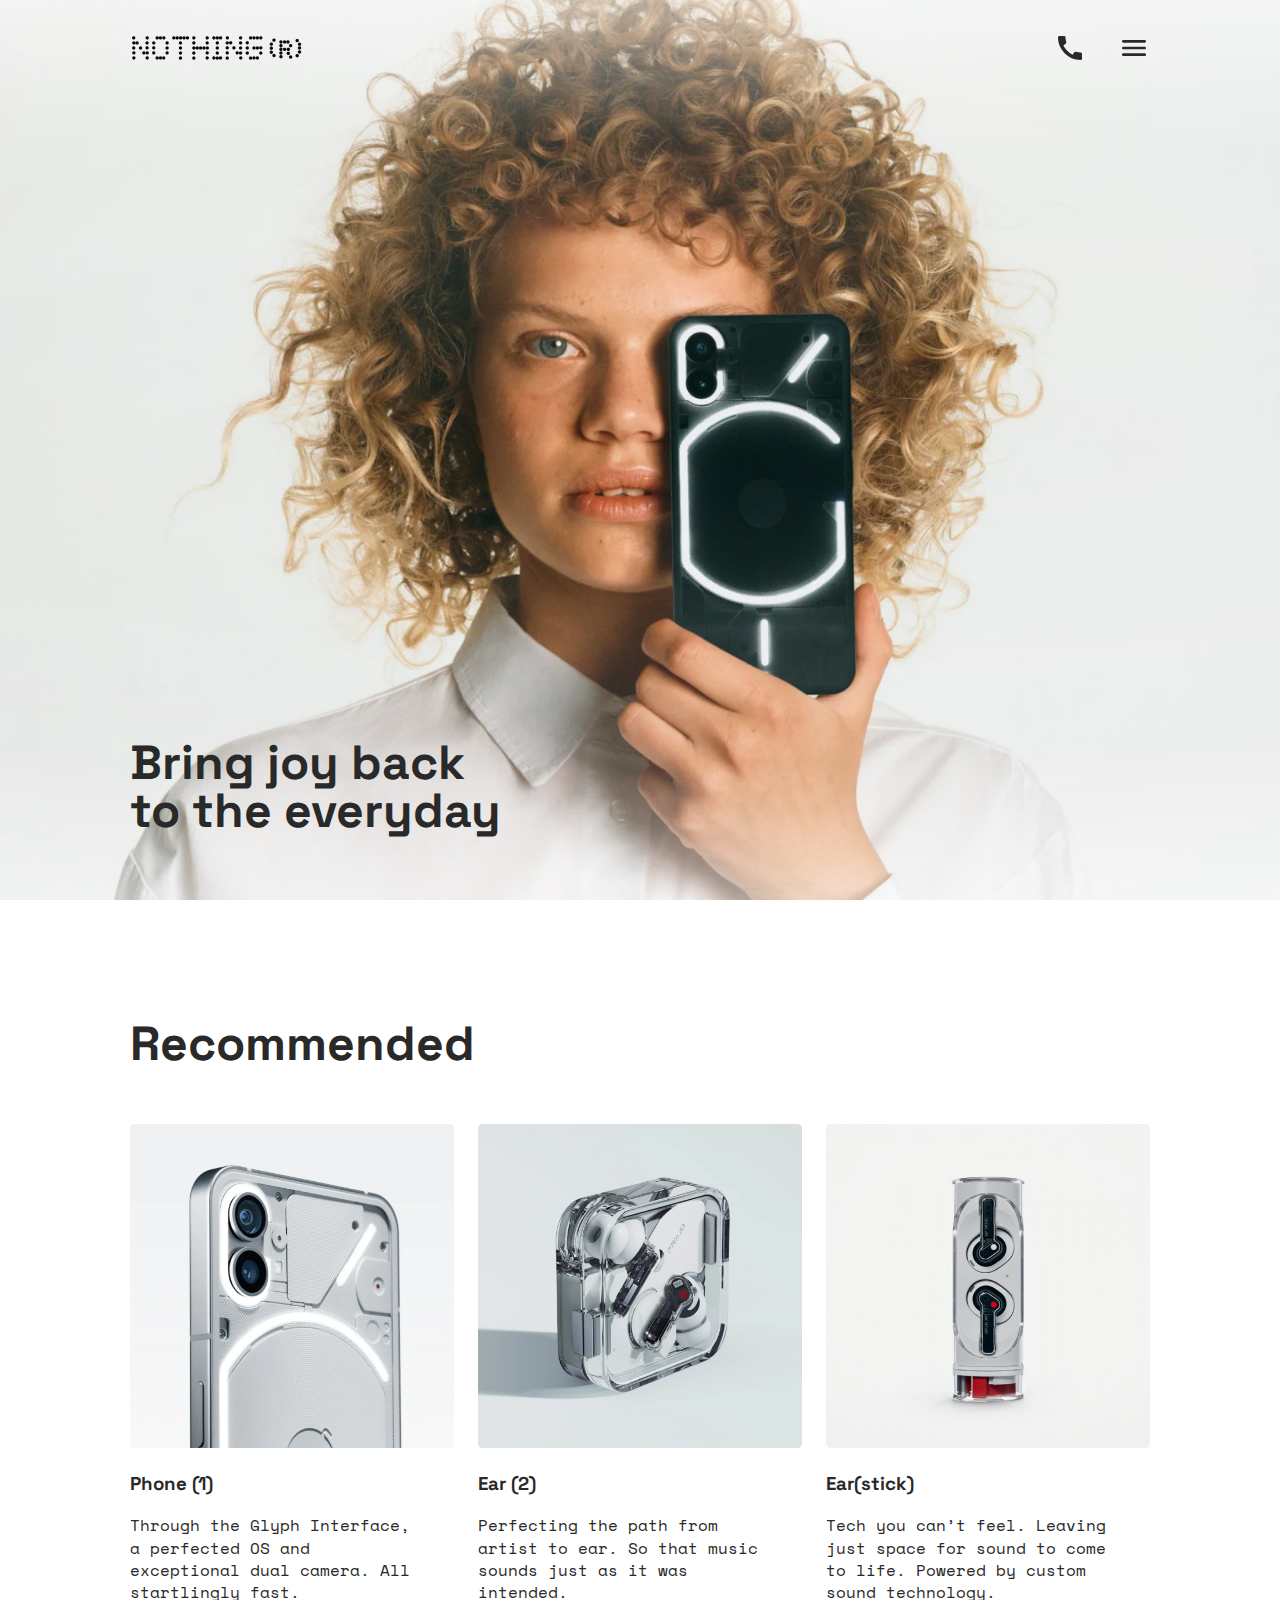
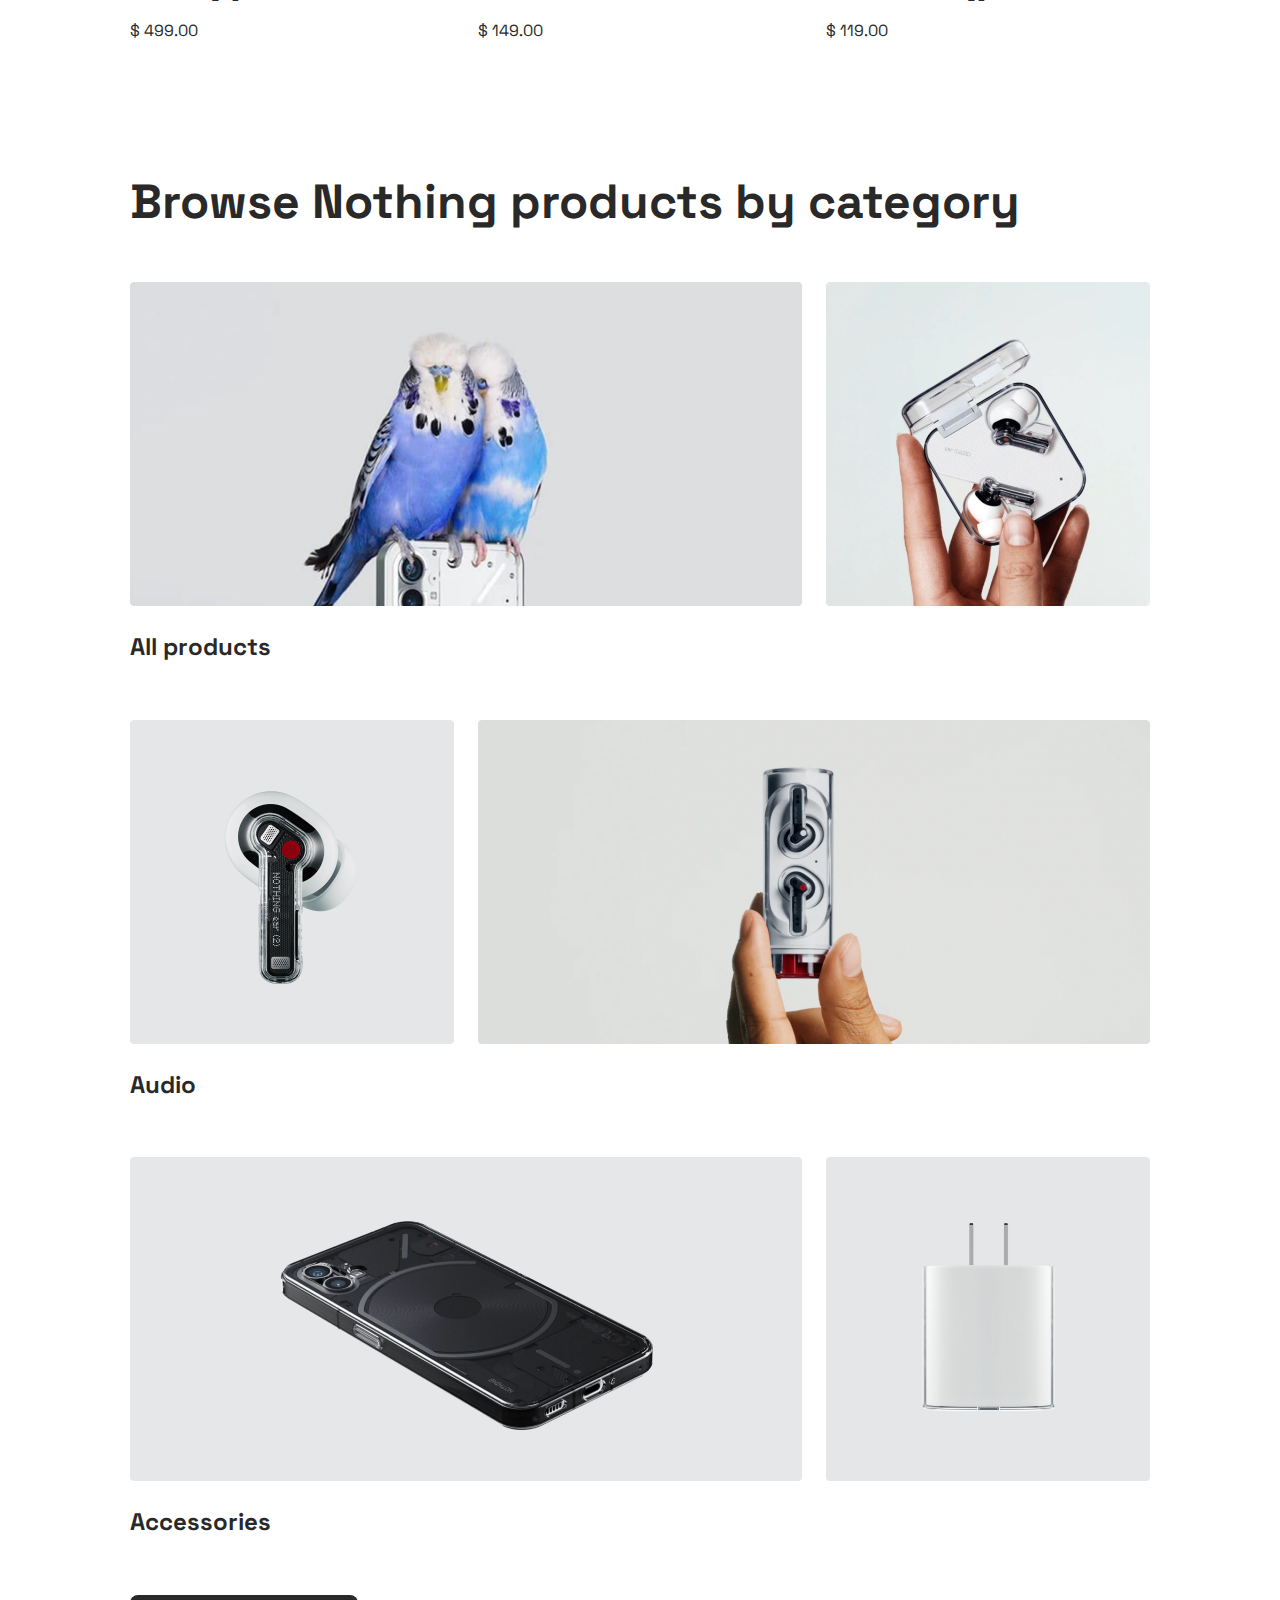
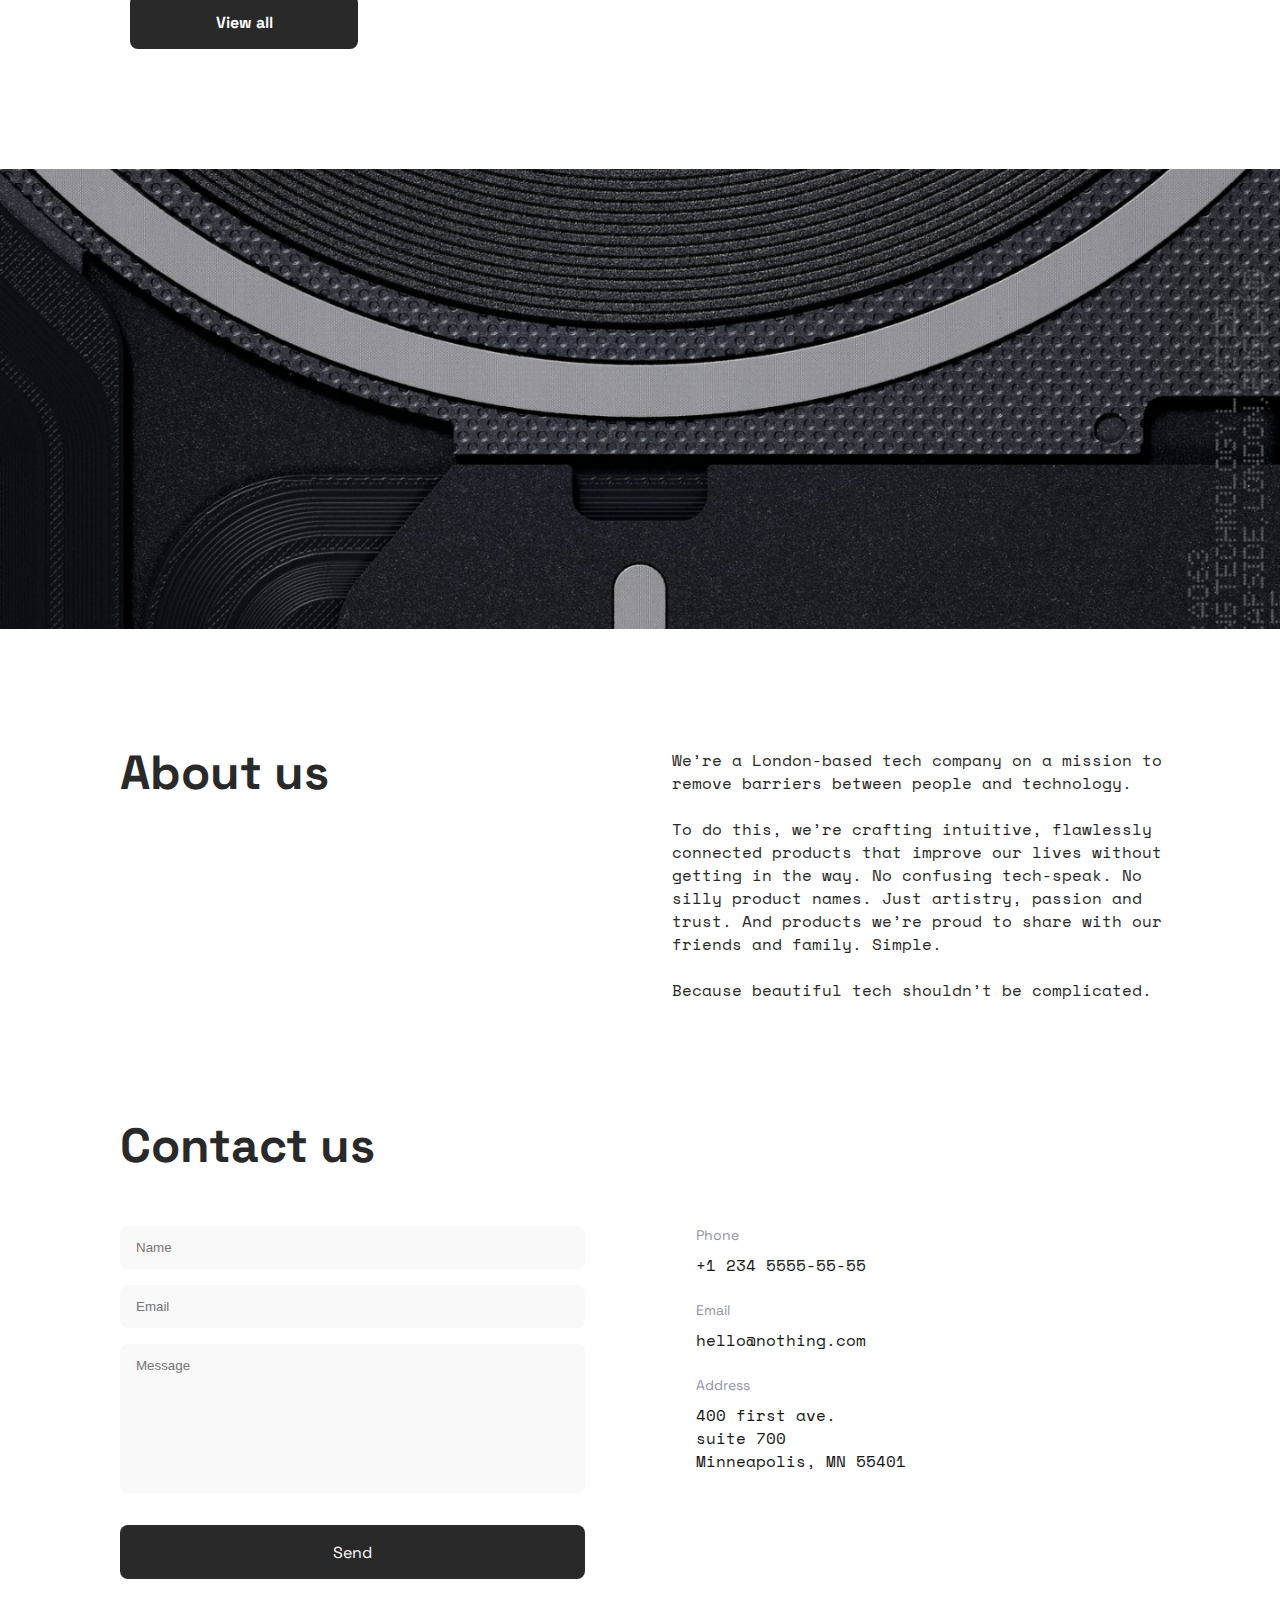
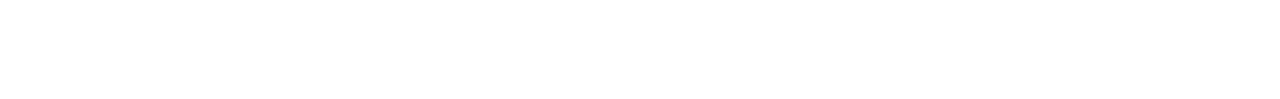
<file: index.html>
<!DOCTYPE html><html lang="en" class="page"><head><meta charset="UTF-8"><meta name="viewport" content="width=device-width, initial-scale=1.0"><title>Nothing</title><link rel="preconnect" href="https://fonts.googleapis.com"><link rel="preconnect" href="https://fonts.gstatic.com"><link href="https://fonts.googleapis.com/css2?family=Space+Grotesk:wght@700&family=Space+Mono&display=swap" rel="stylesheet"><link rel="stylesheet" href="main.3461fd8b.css"><link rel="shortcut icon" href="favicon.7364927f.png" type="image/x-icon"><script src="main.b2b0b56a.js" defer></script></head><body class="page__body"> <header class="header"> <div class="container"> <div class="header__content"> <div class="top-bar"> <a href="#" class="top-bar__logo-link"> <img src="logo-2x.c6e3f8a8.png" alt="Nothing logo" class="top-bar__logo"> </a> <div class="top-bar__icons"> <div class="top-bar__phone-container"> <a href="tel:+12345555-55-55" class="icon icon--phone"></a> <a href="tel:+12345555-55-55" class="hover__phone-number"> +1 234 5555-55-55 </a> </div> <a href="#menu" class="icon icon--menu"></a> </div> </div> <div class="header__bottom"> <h1 class="header__title"> Bring joy back <br> to the everyday </h1> </div> </div> </div> </header> <aside class="page__menu menu" id="menu"> <div class="container"> <div class="top-bar menu__top"> <a href="#" class="top-bar__logo-link"> <img src="logo-2x.c6e3f8a8.png" alt="Nothing logo" class="top-bar__logo"> </a> <a href="#" class="icon icon--close"></a> </div> <div class="menu__bottom"> <nav class="nav menu__nav"> <ul class="nav__list"> <li class="nav__item"> <a class="nav__link" href="#products">Products</a> </li> <li class="nav__item"> <a class="nav__link" href="#store">Store</a> </li> <li class="nav__item"> <a class="nav__link" href="#login">Login</a> </li> <li class="nav__item"> <a class="nav__link" href="#cart">Cart(0)</a> </li> </ul> </nav> <a href="tel:+1 234 5555-55-55" class="menu__phone-number"> +1 234 5555-55-55 </a> <a href="tel:+1 234 5555-55-55" class="menu__call-to-order"> call to order </a> </div> </div> </aside> <main class="main"> <div class="container"> <div class="main__content"> <section class="recommended" id="products"> <h2 class="section-title">Recommended</h2> <div class="recommended__products"> <article class="product recommended__product"> <img src="Phone.d42294fb.png" alt="Phone" class="product__photo"> <h3 class="product__title">Phone (1)</h3> <p class="product__info"> Through the Glyph Interface, a perfected OS and exceptional dual camera. All startlingly fast. </p> <p class="product__price">$ 499.00</p> </article> <article class="product recommended__product"> <img src="Ear.52c1b848.png" alt="Ear" class="product__photo"> <h3 class="product__title">Ear (2)</h3> <p class="product__info"> Perfecting the path from artist to ear. So that music sounds just as it was intended. </p> <p class="product__price">$ 149.00</p> </article> <article class="product recommended__product"> <img src="Ear(stick).97900449.png" alt="Ear(stick)" class="product__photo"> <h3 class="product__title">Ear(stick)</h3> <p class="product__info"> Tech you can’t feel. Leaving just space for sound to come to life. Powered by custom sound technology. </p> <p class="product__price">$ 119.00</p> </article> </div> </section> <section class="categories" id="store"> <h2 class="section-title">Browse Nothing products by category</h2> <div class="categories__wrapper"> <article class="category"> <div class="category__photos"> <a href="#" class="category__link category__link--wide"> <div class="category__photo category__photo--wide-1"> </div> </a> <a href="#" class="category__link category__link--square"> <div class="category__photo category__photo--square-1"> </div> </a> </div> <h3 class="category__title">All products</h3> </article> <article class="category"> <div class="category__photos"> <a href="#" class="category__link category__link--square"> <div class="category__photo category__photo--square-2"> </div> </a> <a href="#" class="category__link category__link--wide"> <div class="category__photo category__photo--wide-2"> </div> </a> </div> <h3 class="category__title">Audio</h3> </article> <article class="category"> <div class="category__photos"> <a href="#" class="category__link category__link--wide"> <div class="category__photo category__photo--wide-3"> </div> </a> <a href="#" class="category__link category__link--square"> <div class="category__photo category__photo--square-3"> </div> </a> </div> <h3 class="category__title">Accessories</h3> </article> <a href="#" class="button button__link">View all</a> </div> </section> </div> </div> <section class="about-us"> <div class="about-us__img"></div> <h2 class="section-title section-title--align--left about-us__title"> About us </h2> <div class="about-us__content"> <p class="about-us__description"> We’re a London-based tech company on a mission to remove barriers between people and technology. <br> <br> To do this, we’re crafting intuitive, flawlessly connected products that improve our lives without getting in the way. No confusing tech-speak. No silly product names. Just artistry, passion and trust. And products we’re proud to share with our friends and family. Simple. <br> <br> Because beautiful tech shouldn’t be complicated. </p> </div> </section> </main> <footer class="footer"> <h2 class="section-title section-title--align--left contacts__title"> Contact us </h2> <div class="footer__box"> <section class="contacts"> <form action="#" method="post" name="contact-form" class="contact__form" onsubmit="this.reset(); return false;"> <input type="text" name="name" placeholder="Name" class="contacts__input" required> <input type="email" name="contact-email" placeholder="Email" class="contacts__input" required> <input type="text" name="contact-message" placeholder="Message" class="contacts__input" required> <button type="submit" class="button contacts__button">Send</button> </form> </section> <div class="footer-wrapper"> <div class="footer__container"> <p class="footer__title">Phone</p> <a href="tel:+12345555-55-55" class="footer__information">+1 234 5555-55-55 </a> </div> <div class="footer__container"> <p class="footer__title">Email</p> <a href="mailto:hello@nothing.com" class="footer__information">hello@nothing.com</a> </div> <div class="footer__container"> <p class="footer__title">Address</p> <a href="https://goo.gl/maps/MY7ypNjs6FGHEgYa7" class="footer__information" target="_blank"> 400 first ave. <br> suite 700 <br> Minneapolis, MN 55401 </a> </div> </div> </div> </footer> </body></html>
</file>
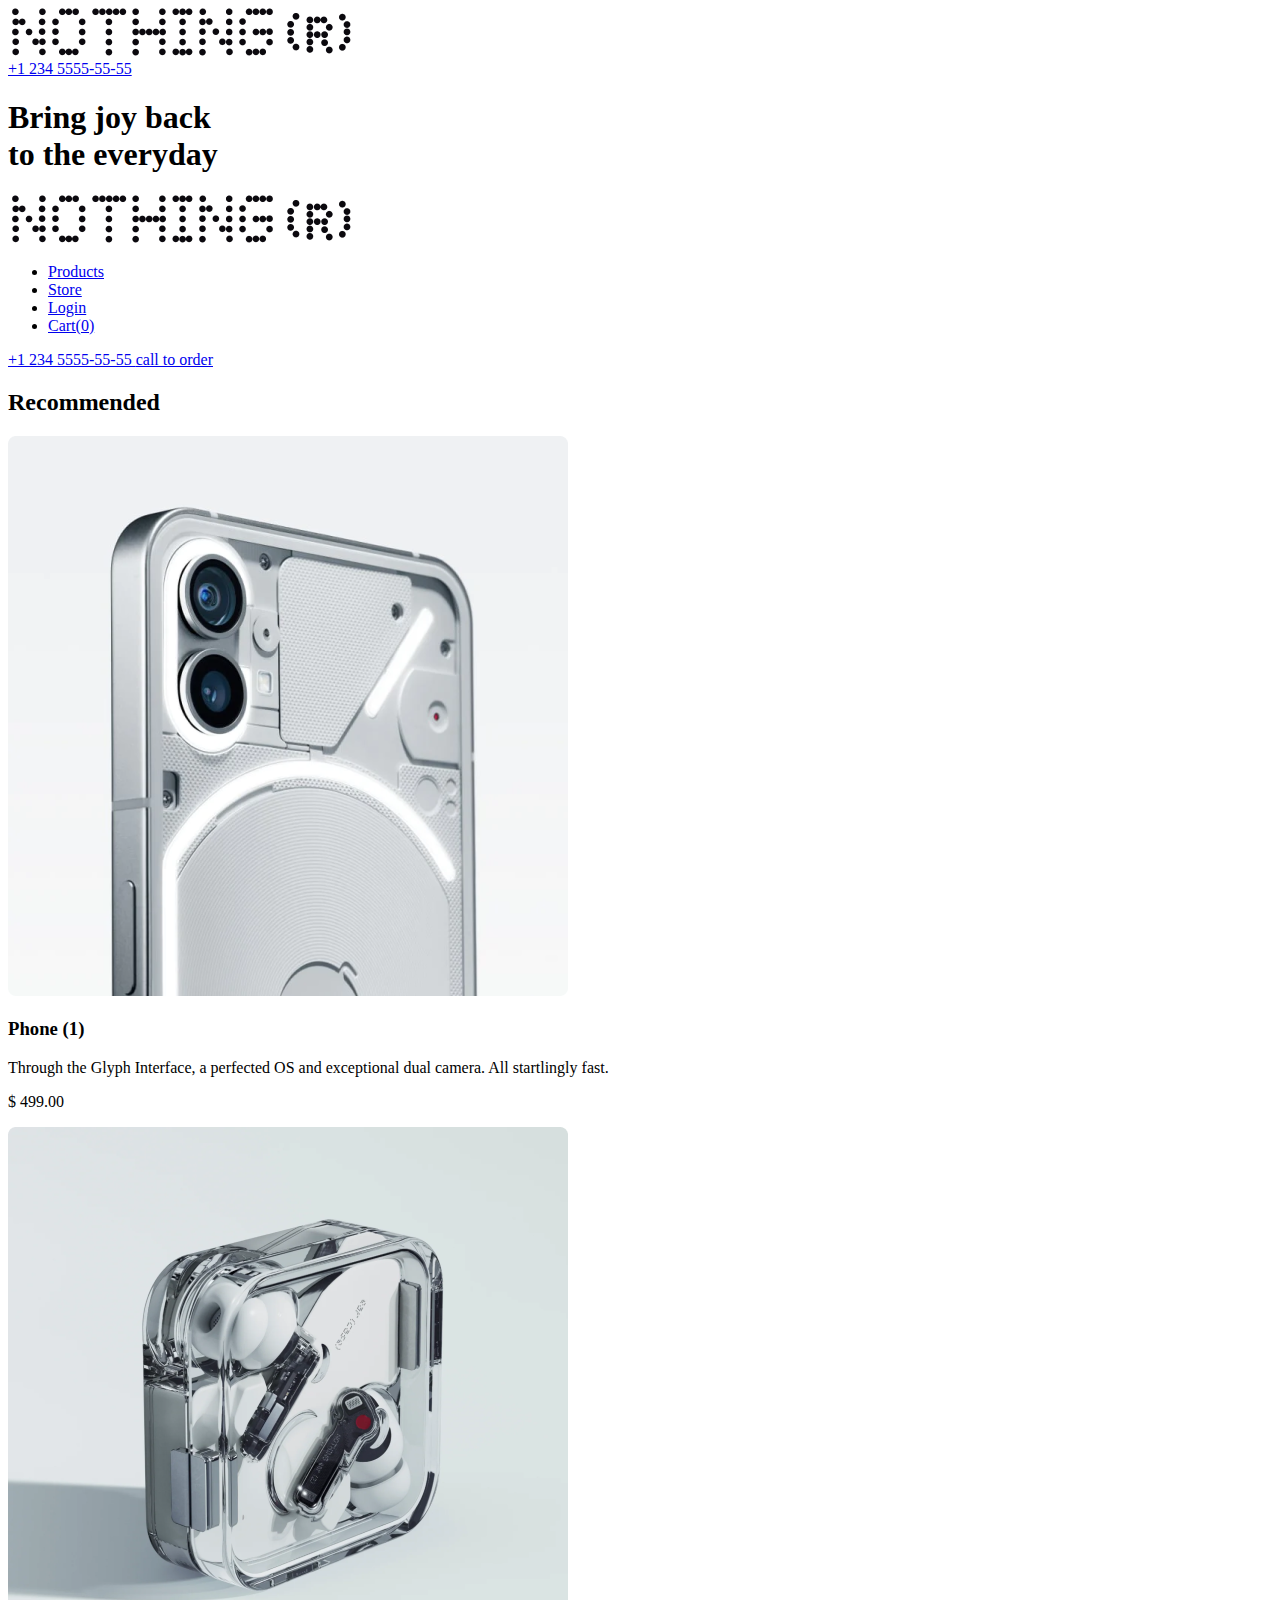
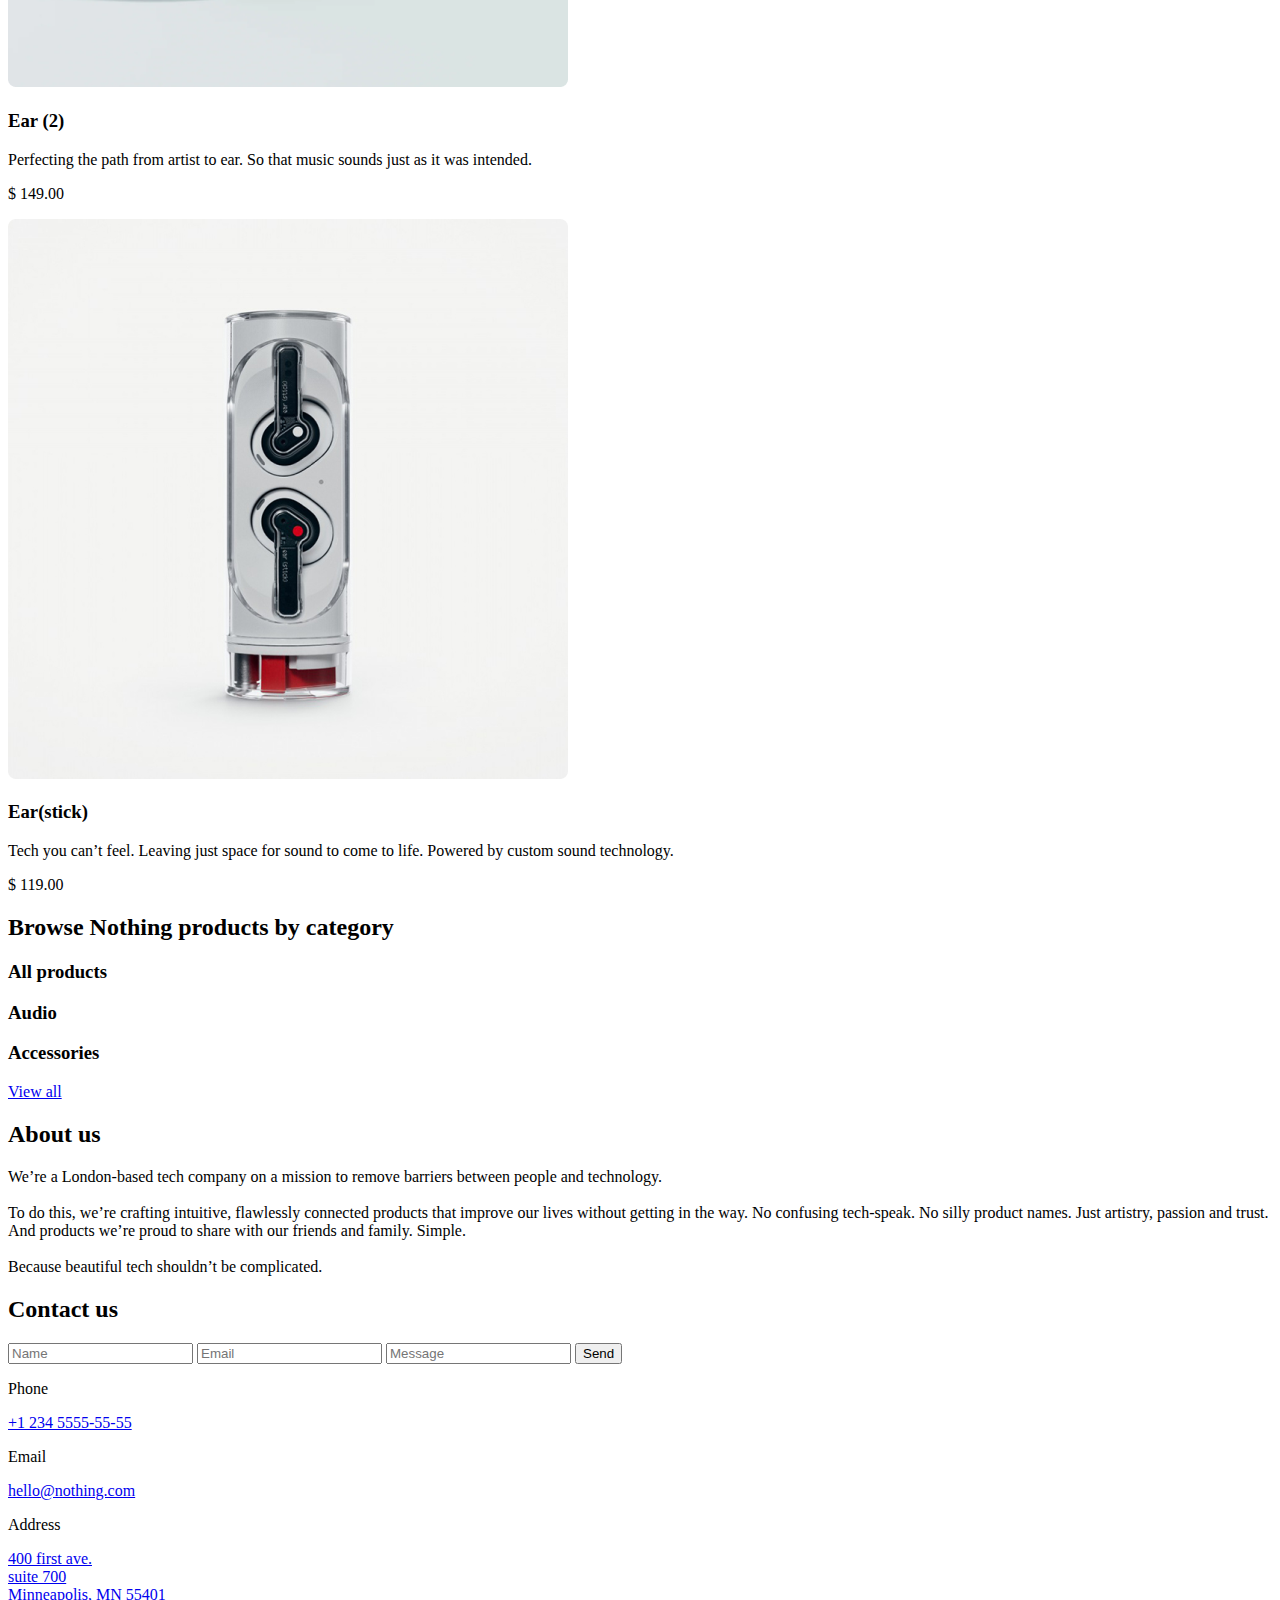
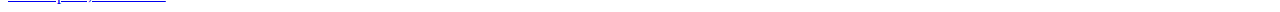
<file: src/index.html>
<!DOCTYPE html>
<html lang="en" class="page">
  <head>
    <meta charset="UTF-8">
    <meta name="viewport" content="width=device-width, initial-scale=1.0">
    <title>Nothing</title>
    <link rel="preconnect" href="https://fonts.googleapis.com">
    <link rel="preconnect" href="https://fonts.gstatic.com">
    <link href="https://fonts.googleapis.com/css2?family=Space+Grotesk:wght@700&family=Space+Mono&display=swap" rel="stylesheet">
    <link rel="stylesheet" href="styles/main.scss">

    <link
      rel="shortcut icon"
      href="images/favicon.png"
      type="image/x-icon"
    >
    <script src="scripts/main.js" defer></script>
  </head>

  <body class="page__body">
    <header class="header">
      <div class="container">
        <div class="header__content">
          <div class="top-bar">
            <a href="#" class="top-bar__logo-link">
              <img
                src="images/logo-2x.png"
                alt="Nothing logo"
                class="top-bar__logo"
              >
            </a>
            <div class="top-bar__icons">
              <div class="top-bar__phone-container">

                <a href="tel:+12345555-55-55" class="icon icon--phone"></a>
                <a href="tel:+12345555-55-55" class="hover__phone-number">
                  +1 234 5555-55-55
                </a>
              </div>

              <a href="#menu" class="icon icon--menu"></a>
            </div>
          </div>
          <div class="header__bottom">
            <h1 class="header__title">
              Bring joy back
              <br>
              to the everyday
            </h1>
          </div>
        </div>
      </div>
    </header>

    <aside class="page__menu menu" id="menu">
      <div class="container">
        <div class="top-bar menu__top">
          <a href="#" class="top-bar__logo-link">
            <img
              src="images/logo-2x.png"
              alt="Nothing logo"
              class="top-bar__logo"
            >
          </a>
          <a href="#" class="icon icon--close"></a>
        </div>
        <div class="menu__bottom">
          <nav class="nav menu__nav">
            <ul class="nav__list">
              <li class="nav__item">
                <a class="nav__link" href="#products">Products</a>
              </li>
              <li class="nav__item">
                <a class="nav__link" href="#store">Store</a>
              </li>
              <li class="nav__item">
                <a class="nav__link" href="#login">Login</a>
              </li>
              <li class="nav__item">
                <a class="nav__link" href="#cart">Cart(0)</a>
              </li>
            </ul>
          </nav>
          <a href="tel:+1 234 5555-55-55" class="menu__phone-number">
            +1 234 5555-55-55
          </a>
          <a href="tel:+1 234 5555-55-55" class="menu__call-to-order">
            call to order
          </a>
        </div>
      </div>
    </aside>

    <main class="main">
      <div class="container">
        <div class="main__content">
          <section class="recommended" id="products">
            <h2 class="section-title">Recommended</h2>
            <div class="recommended__products">
              <article class="product recommended__product">
                <img
                  src="images/products/Phone.png"
                  alt="Phone"
                  class="product__photo"
                >
                <h3 class="product__title">Phone (1)</h3>
                <p class="product__info">
                  Through the Glyph Interface, a perfected OS and exceptional dual camera.
                  All startlingly fast.
                </p>
                <p class="product__price">$ 499.00</p>
              </article>

              <article class="product recommended__product">
                <img
                  src="images/products/Ear.png"
                  alt="Ear"
                  class="product__photo"
                >
                <h3 class="product__title">Ear (2)</h3>
                <p class="product__info">
                  Perfecting the path from artist to ear.
                  So that music sounds just as it was intended.
                </p>
                <p class="product__price">$ 149.00</p>
              </article>

              <article class="product recommended__product">
                <img
                  src="images/products/Ear(stick).png"
                  alt="Ear(stick)"
                  class="product__photo"
                >
                <h3 class="product__title">Ear(stick)</h3>
                <p class="product__info">
                  Tech you can’t feel. Leaving just space for sound to come to life. Powered by custom sound technology.
                </p>
                <p class="product__price">$ 119.00</p>
              </article>
            </div>
          </section>

          <section class="categories" id="store">
            <h2 class="section-title">Browse Nothing products by category</h2>

            <div class="categories__wrapper">
              <article class="category">
                <div class="category__photos">
                  <a href="#" class="category__link category__link--wide">
                    <div class="category__photo category__photo--wide-1">
                    </div>
                  </a>

                  <a href="#" class="category__link category__link--square">
                    <div class="category__photo category__photo--square-1">
                    </div>
                  </a>
                </div>

                <h3 class="category__title">All products</h3>
              </article>

              <article class="category">
                <div class="category__photos">
                  <a href="#" class="category__link category__link--square">
                    <div class="category__photo category__photo--square-2">
                    </div>
                  </a>

                  <a href="#" class="category__link category__link--wide">
                    <div class="category__photo category__photo--wide-2">
                    </div>
                  </a>
                </div>

                <h3 class="category__title">Audio</h3>
              </article>

              <article class="category">
                <div class="category__photos">
                  <a href="#" class="category__link category__link--wide">
                    <div class="category__photo category__photo--wide-3">
                    </div>
                  </a>

                  <a href="#" class="category__link category__link--square">
                    <div class="category__photo category__photo--square-3">
                    </div>
                  </a>
                </div>

                <h3 class="category__title">Accessories</h3>
              </article>
              <a href="#" class="button button__link">View all</a>
            </div>
          </section>


        </div>
      </div>

      <section class="about-us">
        <div class="about-us__img"></div>
        <h2 class="
          section-title
          section-title--align--left
          about-us__title
        ">
          About us
        </h2>

        <div class="about-us__content">
          <p class="about-us__description">
            We’re a London-based tech company on a mission to remove barriers between people and technology.
            <br>
            <br>
            To do this, we’re crafting intuitive, flawlessly connected products that improve our lives without getting in the way.
            No confusing tech-speak. No silly product names. Just artistry, passion and trust. And products we’re proud to share with our friends and family. Simple.
            <br>
            <br>
            Because beautiful tech shouldn’t be complicated.
          </p>
        </div>
      </section>
    </main>

    <footer class="footer">
      <h2 class="
      section-title
      section-title--align--left
      contacts__title"
      >
      Contact us
      </h2>
      <div class="footer__box">
        <section class="contacts">
          <form
          action="#"
          method="post"
          name="contact-form"
          class="contact__form"
          onsubmit="this.reset(); return false;">
            <input
              type="text"
              name="name"
              placeholder="Name"
              class="contacts__input"
              required
            >
            <input
              type="email"
              name="contact-email"
              placeholder="Email"
              class="contacts__input"
              required
            >
            <input
              type="text"
              name="contact-message"
              placeholder="Message"
              class="contacts__input"
              required
            >
            <button type="submit" class="button contacts__button">Send</button>
          </form>
        </section>
        <div class="footer-wrapper">
          <div class="footer__container">
            <p class="footer__title">Phone</p>
            <a href="tel:+12345555-55-55" class="footer__information">+1 234 5555-55-55
            </a>
          </div>
          <div class="footer__container">
            <p class="footer__title">Email</p>
            <a href="mailto:hello@nothing.com" class="footer__information">hello@nothing.com</a>
          </div>
          <div class="footer__container">
            <p class="footer__title">Address</p>
            <a
              href="https://goo.gl/maps/MY7ypNjs6FGHEgYa7"
              class="footer__information"
              target="_blank"
            >
              400 first ave. <br>
              suite 700 <br>
              Minneapolis, MN 55401
            </a>
          </div>
        </div>
      </div>
    </footer>
  </body>
</html>
</file>
<file: main.3461fd8b.css>
.container{padding-inline:20px}@media (min-width:576px){.container{padding-inline:72px}}@media (min-width:1024px){.container{max-width:1020px;margin-inline:auto;padding-inline:120px}}.page{font-family:Space Mono,monospace;font-family:Space Grotesk,sans-serif;font-size:16px;line-height:140%;color:#292929;scroll-behavior:smooth}.page:has(.page__menu:target){overflow:hidden}.page__body{margin:0;min-width:320px}.page__menu{position:fixed;top:0;left:0;right:0;opacity:0;transition:all .3s;transform:translateX(-100%);pointer-events:none}.page__menu:target{opacity:1;transform:translateX(0);pointer-events:all}.header{background-image:url(header-bg.cbd6f2d1.png);background-size:cover;background-position:50%}.header__content{height:100vh;display:flex;flex-direction:column;justify-content:space-between}.header__title{margin:0;font-size:36px;line-height:100%}@media (min-width:576px){.header__title{font-size:48px}}.header__bottom{padding-bottom:40px}@media (min-width:576px){.header__bottom{padding-bottom:65px}}.top-bar{padding-block:24px;display:flex;justify-content:space-between;align-items:center}@media (min-width:576px){.top-bar{padding-block:32px}}.top-bar__icons{display:flex;gap:24px}@media (min-width:576px){.top-bar__icons{display:flex;gap:32px}}.top-bar__logo-link{display:flex}.top-bar__logo{height:16px;transition:transform .3s}.top-bar__logo:hover{transform:scale(1.2)}@media (min-width:576px){.top-bar__logo{height:24px}}.top-bar__phone-container{display:flex;justify-content:center;align-items:center;gap:3px;position:relative;flex-direction:row-reverse}.hover__phone-number{color:inherit;font-family:Inter,sans-serif;text-decoration:none;font-size:12px;font-weight:700;line-height:16px;letter-spacing:2px;text-transform:uppercase;opacity:0;pointer-events:none;transition:opacity .3s}@media (min-width:576px){.top-bar__phone-container:hover .hover__phone-number{opacity:1;pointer-events:all}}.icon{display:block;height:24px;width:24px;background-image:url(icon-burger-menu.7ba546b0.svg);background-size:cover;transition:transform .3s}.icon:hover{transform:scale(1.2)}@media (min-width:576px){.icon{height:32px;width:32px}}.icon--phone{background-image:url(icon-phone.766c43ee.svg)}.icon--menu{background-image:url(icon-burger-menu.7ba546b0.svg)}.icon--menu:hover{transform:scale(1.2);background-image:url(icon-burger-menu-hover.23e1ce64.svg)}.icon--close{background-image:url(icon-close.2fa8315e.svg)}.menu{box-sizing:border-box;height:100vh;background-color:#e5e6e8;font-weight:700}.menu__top{margin-bottom:32px}@media (min-width:576px){.menu__top{margin-bottom:0}}.menu__nav{margin-bottom:40px}.menu__phone-number{margin-bottom:16px}.menu__call-to-order,.menu__phone-number{display:block;font-size:16px;letter-spacing:2px;color:inherit;text-decoration:none}.menu__call-to-order{padding-bottom:3px;border-bottom:1px solid #292929;width:fit-content;text-transform:uppercase}.nav__link{position:relative;color:inherit;text-decoration:none;font-size:22px;line-height:22px;letter-spacing:2px}.nav__link:after{content:" ";position:absolute;bottom:-8px;display:block;height:1px;width:100%;background-color:#292929;transition:transform .3s;transform:scale(0);transform-origin:left}.nav__link:hover:after{transform:scale(1)}.nav__list{margin:0;padding:0;list-style:none;display:flex;flex-direction:column;gap:32px}.main{background-color:#fff}.main__content{display:grid;row-gap:96px;padding-block:96px}@media (min-width:576px){.main__content{padding-block:120px;row-gap:120px}}.section-title{margin:0 0 48px;font-size:32px;font-style:normal;line-height:100%}@media (min-width:576px){.section-title{margin-bottom:56px;font-size:40px}}@media (min-width:1024px){.section-title{font-size:48px}}.section-title--align--left{text-align:left}.recommended__products{--columns:2;display:grid;column-gap:20px;grid-template-columns:repeat(var(--columns),1fr);row-gap:40px}@media (min-width:576px){.recommended__products{--columns:6;column-gap:24px}}@media (min-width:1024px){.recommended__products{--columns:12}}.recommended__product{grid-column:1/-1;transition:transform .3s}.recommended__product:hover{transform:scale(1.1)}@media (min-width:1024px){.recommended__product{grid-column:span 4}}.product__photo{width:100%}.product__info{font-family:Space Mono;font-size:16px}@media (min-width:1024px){.product__info{width:280px}}.categories__wraper{display:grid;row-gap:40px}@media (min-width:576px){.categories__wraper{row-gap:64px}}.category__photos{--columns:2;display:grid;column-gap:20px;grid-template-columns:repeat(var(--columns),1fr);margin-bottom:16px}@media (min-width:576px){.category__photos{--columns:6;column-gap:24px}}@media (min-width:1024px){.category__photos{--columns:12}}.category__link{position:relative}@media (min-width:576px){.category__link--wide{grid-column:span 4}}@media (min-width:1024px){.category__link--wide{grid-column:span 8}}.category__link--square{height:0;padding-bottom:100%}@media (min-width:576px){.category__link--square{grid-column:span 2}}@media (min-width:1024px){.category__link--square{grid-column:span 4}}.category__photo{position:absolute;width:100%;height:100%;object-fit:cover;transition:transform .3s}.category__photo:hover{transform:scale(1.1)}.category__photo--wide-1{background-image:url(All-products-wide.d18c8b0a.png);background-size:cover;background-position:50%}@media (min-width:576px){.category__photo--wide-1{background-image:url(All-products-wide-desktop.80ee032b.png)}}.category__photo--wide-2{background-image:url(Audio-wide.968d6e59.png);background-size:cover;background-position:50%}@media (min-width:576px){.category__photo--wide-2{background-image:url(Audio-wide-desktop.783a25d6.png)}}.category__photo--wide-3{background-image:url(Accessories-wide.fc6a317b.png);background-size:cover;background-position:50%}@media (min-width:576px){.category__photo--wide-3{background-image:url(Accessories-wide-desktop.1a1961bb.png)}}.category__photo--square-1{background-image:url(All-products-square.32c138f7.png);background-size:cover;background-position:50%}.category__photo--square-2{background-image:url(Audio-square.10a21f34.png);background-size:cover;background-position:50%}.category__photo--square-3{background-image:url(Accessories-square.ca3bc20a.png);background-size:cover;background-position:50%}.category__title{font-weight:700;font-size:24px;line-height:140%;margin-bottom:56px}.button{background-color:#292929;width:100%;border:none;height:54px;padding:0 48px;border-radius:8px;cursor:pointer;transition:all .3s}.button:hover{background-color:#f8f8fa}.button:active{background-color:#111}@media (min-width:1024px){.button{width:228px}}.button__link{text-decoration:none;font-size:16px;font-family:Space Grotesk,sans-serif;font-weight:700;line-height:27px;color:#fff;display:flex;justify-content:center;align-items:center;padding:0}.button__link:hover{color:#292929}.contacts__button{width:100%;color:#fff;font-size:16px;font-family:Space Grotesk,sans-serif;line-height:27px;display:flex;justify-content:center;align-items:center}.contacts__button:hover{background-color:#f8f8fa;color:#292929}.contacts__button:active{background-color:#111}.about-us{--columns:2;display:grid;column-gap:20px;grid-template-columns:repeat(var(--columns),1fr)}@media (min-width:576px){.about-us{--columns:6;column-gap:24px}}@media (min-width:1024px){.about-us{--columns:12}}.about-us__title{grid-column:1/-1;margin-bottom:24px;line-height:32px;padding-inline:20px}@media (min-width:576px){.about-us__title{grid-column:1/4;line-height:40px;padding-inline-start:72px;padding-inline-end:24px}}@media (min-width:1024px){.about-us__title{grid-column:span 5;padding-inline-start:120px;padding-inline-end:0;line-height:48px}}.about-us__content{grid-column:1/-1;margin:0;line-height:140%;font-size:16px;padding-inline:20px}@media (min-width:576px){.about-us__content{grid-column:4/7;width:288px}}@media (min-width:1024px){.about-us__content{grid-column:7/-1;width:498px}}.about-us__description{margin:0;font-family:Space Mono;line-height:23px}.about-us__img{background-image:url(section-image.dcbc1684.png);background-size:cover;background-position:50%;background-repeat:no-repeat;width:100%;height:280px;grid-column:1/-1;margin-bottom:48px}@media (min-width:576px){.about-us__img{height:500px;margin-bottom:120px;background-size:cover}}@media (min-width:1024px){.about-us__img{height:460px;object-fit:cover}}.contacts{margin-bottom:48px;padding-inline:20px}@media (min-width:576px){.contacts{padding-inline:72px}}@media (min-width:1024px){.contacts{max-width:1020px;margin-inline:auto;padding-inline:120px;padding-inline-start:0;margin-inline:0}}@media (min-width:576px){.contacts{margin-bottom:80px}}@media (min-width:1024px){.contacts{padding-inline-start:120px;padding-inline-end:0;grid-column:span 6;margin-bottom:0}}.contacts__title{display:inline-block;font-size:32px;font-weight:700;line-height:48px;padding-top:104px;padding-inline:20px}@media (min-width:576px){.contacts__title{padding-inline:72px}}@media (min-width:1024px){.contacts__title{max-width:1020px;margin-inline:auto;padding-inline:120px}}@media (min-width:576px){.contacts__title{padding-top:120px;font-size:40px;line-height:100%}}@media (min-width:1024px){.contacts__title{font-size:48px;line-height:48px;padding-inline-start:120px;padding-inline-end:0;width:100vh;grid-column:1/-1}}.contacts__input{box-sizing:border-box;display:block;width:100%;border-radius:8px;border:none;background-color:#f9f9f9;margin-bottom:16px;padding:14px 16px}.contacts__input:nth-last-child(2){margin-bottom:32px;padding-bottom:120px}.contacts__input:hover{border:transparent;box-shadow:0 0 0 1px #dbdbdb}.contacts__input:focus{border:transparent;box-shadow:0 0 0 2px #292929;outline:none}.contacts__input:-webkit-autofill,.contacts__input:-webkit-autofill:active,.contacts__input:-webkit-autofill:focus,.contacts__input:-webkit-autofill:hover{-webkit-background-clip:text;-webkit-text-fill-color:#292929}.contacts__input:-webkit-autofill:hover{box-shadow:0 0 0 1px #dbdbdb}.contacts__input:-webkit-autofill:focus{box-shadow:0 0 0 2px #292929}.footer{padding-bottom:64px}@media (min-width:1024px){.footer__box{display:grid;grid-template-columns:repeat(12,1fr);column-gap:111px}}@media (min-width:576px){.footer{padding-bottom:120px}}.footer__container{margin-bottom:24px}.footer__container:last-child{margin-bottom:0}.footer__container>*{margin:0;padding:0}.footer__title{font-family:Space Grotesk,sans-serif;font-size:14px;line-height:140%;color:#9393a3;margin-bottom:8px}.footer__information{font-family:Space Mono,sans-serif;font-size:16px;line-height:140%;color:#191919;text-decoration:none}.footer__information:hover{color:#8a2be2}.footer-wrapper{padding-inline:20px}@media (min-width:576px){.footer-wrapper{padding-inline:72px}}@media (min-width:1024px){.footer-wrapper{max-width:1020px;margin-inline:auto;padding-inline:120px;padding-inline-start:0;padding-inline-end:0;margin-inline:0;grid-column:span 4}}
/*# sourceMappingURL=main.3461fd8b.css.map */
</file>
